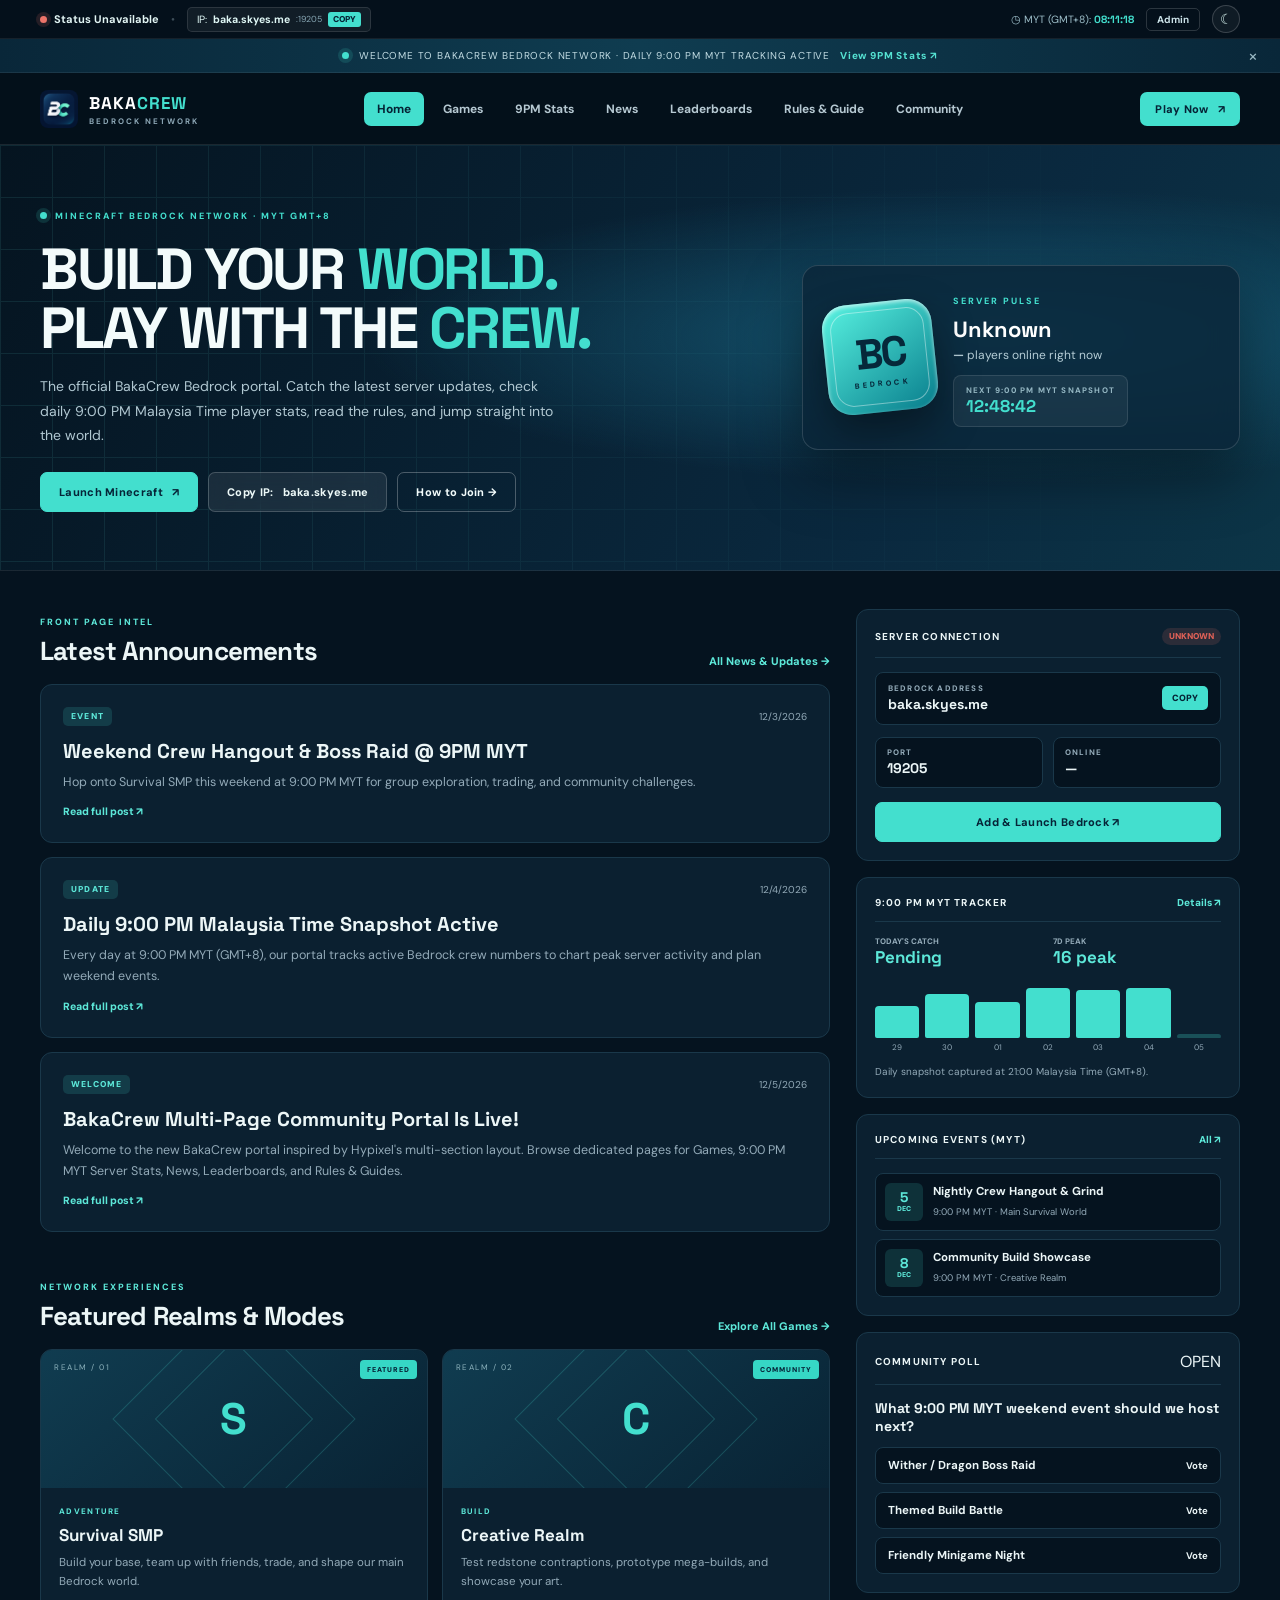
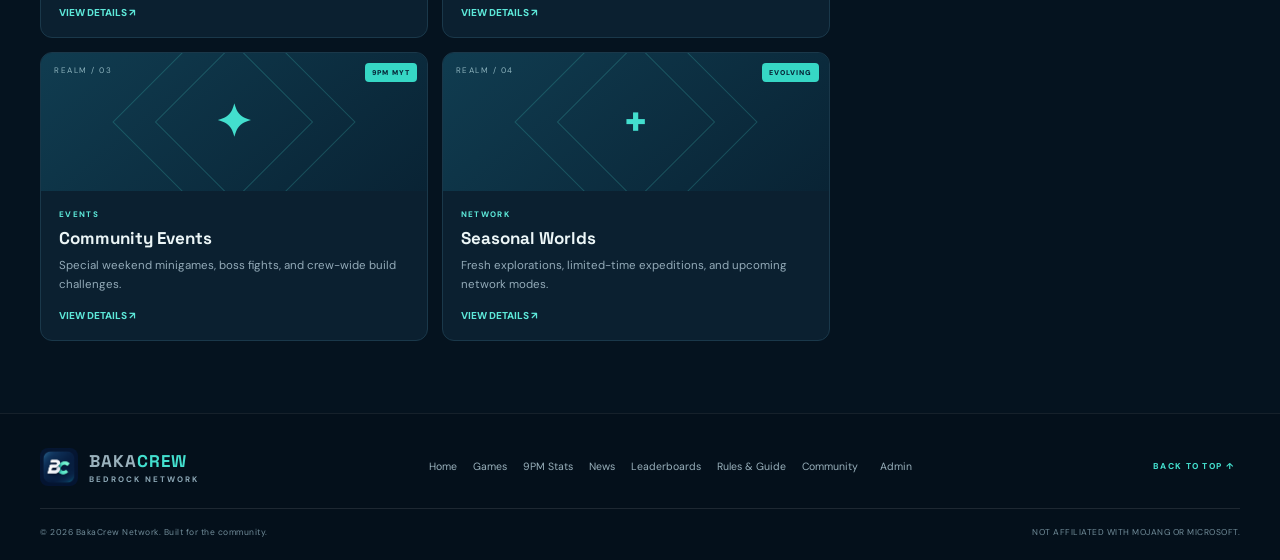
<file: index.html>
<!doctype html>
<html lang="en" data-theme="dark">
<head>
  <meta charset="utf-8">
  <meta name="viewport" content="width=device-width, initial-scale=1">
  <meta name="theme-color" content="#061522">
  <meta name="description" content="BakaCrew Bedrock Network — multi-page Minecraft Bedrock community portal, live server stats, 9PM MYT tracker, rules, news & leaderboards.">
  <title>BakaCrew Network | Home</title>
  <link rel="icon" href="./bakacrew-logo.png">
  <link rel="stylesheet" href="styles.css">
</head>
<body>
  <!-- Top Utility Bar (Hypixel-style) -->
  <div class="utility-bar">
    <div class="wrap utility-inner">
      <div class="utility-left">
        <span class="utility-pill">
          <span class="live-dot" id="topLiveDot"></span>
          <span id="topStatusText">Checking server…</span>
        </span>
        <span class="utility-sep">•</span>
        <button class="utility-ip" data-copy="address" title="Click to copy Bedrock IP">
          IP: <strong id="topIpText">baka.skyes.me</strong> <small>:19205</small> <span>COPY</span>
        </button>
      </div>
      <div class="utility-right">
        <span class="utility-myt">◷ MYT (GMT+8): <strong id="topMytClock">--:--:--</strong></span>
        <button class="utility-btn" id="adminTopBtn">Admin</button>
        <button class="theme-toggle" id="themeToggle" aria-label="Toggle theme" title="Switch light/dark theme">☾</button>
      </div>
    </div>
  </div>

  <!-- Announcement Strip -->
  <div class="announcement" id="announcement">
    <span class="announce-dot"></span>
    <span id="announcementText">WELCOME TO BAKACREW BEDROCK NETWORK · DAILY 9:00 PM MYT TRACKING ACTIVE</span>
    <a href="#/telemetry" data-page="telemetry">View 9PM Stats <b>↗</b></a>
    <button id="dismissAnnouncement" aria-label="Dismiss announcement">×</button>
  </div>

  <!-- Main Navigation Header -->
  <header class="site-header">
    <div class="wrap header-inner">
      <a class="brand" href="#/home" data-page="home">
        <img src="./bakacrew-logo.png" onerror="this.style.display='none'" alt="BakaCrew logo">
        <span>BAKA<span>CREW</span><small>BEDROCK NETWORK</small></span>
      </a>

      <nav class="desktop-nav" aria-label="Main pages">
        <a href="#/home" data-page="home" class="active">Home</a>
        <a href="#/games" data-page="games">Games</a>
        <a href="#/telemetry" data-page="telemetry">9PM Stats</a>
        <a href="#/news" data-page="news">News</a>
        <a href="#/leaderboards" data-page="leaderboards">Leaderboards</a>
        <a href="#/wiki" data-page="wiki">Rules &amp; Guide</a>
        <a href="#/community" data-page="community">Community</a>
      </nav>

      <div class="header-actions">
        <a class="header-play" id="headerLaunchBtn" href="minecraft://?addExternalServer=BakaCrew|baka.skyes.me:19205">
          Play Now <b>↗</b>
        </a>
        <button class="menu-toggle" id="menuToggle" aria-label="Open menu">☰</button>
      </div>
    </div>
  </header>

  <!-- Mobile Dropdown Menu -->
  <div class="mobile-menu hidden" id="mobileMenu">
    <a href="#/home" data-page="home">Home</a>
    <a href="#/games" data-page="games">Games &amp; Realms</a>
    <a href="#/telemetry" data-page="telemetry">9PM MYT Server Stats</a>
    <a href="#/news" data-page="news">News &amp; Announcements</a>
    <a href="#/leaderboards" data-page="leaderboards">Leaderboards</a>
    <a href="#/wiki" data-page="wiki">Rules &amp; Player Guide</a>
    <a href="#/community" data-page="community">Community &amp; Events</a>
    <button id="mobileAdmin">Admin Access</button>
  </div>

  <!-- Breadcrumb Bar (visible on sub-pages) -->
  <div class="breadcrumb-bar hidden" id="breadcrumbBar">
    <div class="wrap breadcrumb-inner">
      <div class="breadcrumb-trail">
        <a href="#/home" data-page="home">Home</a>
        <span>/</span>
        <strong id="breadcrumbCurrent">Page</strong>
      </div>
      <span class="breadcrumb-meta">BakaCrew Bedrock · Port 19205</span>
    </div>
  </div>

  <main id="appMain">
    <!-- ==================== PAGE 1: HOME ==================== -->
    <section class="page-view" id="view-home" data-view="home">
      <div class="hero-banner">
        <div class="hero-bg-grid"></div>
        <div class="wrap hero-grid">
          <div class="hero-copy">
            <div class="eyebrow"><span class="live-dot"></span> MINECRAFT BEDROCK NETWORK · MYT GMT+8</div>
            <h1>BUILD YOUR <em>WORLD.</em><br>PLAY WITH THE <em>CREW.</em></h1>
            <p class="hero-lead">
              The official BakaCrew Bedrock portal. Catch the latest server updates, check daily 9:00 PM Malaysia Time player stats, read the rules, and jump straight into the world.
            </p>
            <div class="hero-ctas">
              <a class="button button-primary" id="heroLaunchBtn" href="minecraft://?addExternalServer=BakaCrew|baka.skyes.me:19205">
                Launch Minecraft <span>↗</span>
              </a>
              <button class="button button-glass" data-copy="address">
                Copy IP: <span id="heroCopyAddr">baka.skyes.me</span>
              </button>
              <a class="button button-outline" href="#/wiki" data-page="wiki">How to Join →</a>
            </div>
          </div>

          <div class="hero-status-card" id="heroVisual">
            <div class="emblem-row">
              <div class="pixel-emblem" id="pixelEmblem">
                <div class="emblem-top"></div>
                <strong>BC</strong>
                <small>BEDROCK</small>
              </div>
              <div class="hero-card-stats">
                <span class="eyebrow">SERVER PULSE</span>
                <h3 id="homeStatusBadge">Checking…</h3>
                <p><strong id="homePlayersCount">—</strong> players online right now</p>
                <div class="countdown-box">
                  <small>NEXT 9:00 PM MYT SNAPSHOT</small>
                  <b id="homeCountdown">--:--:--</b>
                </div>
              </div>
            </div>
          </div>
        </div>
      </div>

      <!-- Hypixel-style 2-Column Home Layout: Main News Feed + Sidebar -->
      <div class="wrap portal-layout">
        <div class="portal-main">
          <div class="portal-block-head">
            <div>
              <span class="eyebrow">FRONT PAGE INTEL</span>
              <h2>Latest Announcements</h2>
            </div>
            <a class="text-link" href="#/news" data-page="news">All News &amp; Updates →</a>
          </div>
          <div class="home-news-feed" id="homeNewsFeed"></div>

          <div class="portal-block-head" style="margin-top:42px;">
            <div>
              <span class="eyebrow">NETWORK EXPERIENCES</span>
              <h2>Featured Realms &amp; Modes</h2>
            </div>
            <a class="text-link" href="#/games" data-page="games">Explore All Games →</a>
          </div>
          <div class="game-grid two-col" id="homeGamesPreview"></div>
        </div>

        <aside class="portal-sidebar">
          <div class="side-widget connect-widget">
            <div class="widget-head">
              <strong>SERVER CONNECTION</strong>
              <span class="status-tag" id="sideStatusTag">CHECKING</span>
            </div>
            <div class="side-ip-box">
              <div>
                <small>BEDROCK ADDRESS</small>
                <strong id="sideAddress">baka.skyes.me</strong>
              </div>
              <button data-copy="address">COPY</button>
            </div>
            <div class="side-ip-row">
              <div>
                <small>PORT</small>
                <strong id="sidePort">19205</strong>
              </div>
              <div>
                <small>ONLINE</small>
                <strong id="sidePlayers">—</strong>
              </div>
            </div>
            <a class="button button-primary full-btn" id="sideLaunchBtn" href="minecraft://?addExternalServer=BakaCrew|baka.skyes.me:19205">
              Add &amp; Launch Bedrock ↗
            </a>
          </div>

          <div class="side-widget">
            <div class="widget-head">
              <strong>9:00 PM MYT TRACKER</strong>
              <a href="#/telemetry" data-page="telemetry">Details ↗</a>
            </div>
            <div class="mini-stat-pair">
              <div>
                <small>TODAY'S CATCH</small>
                <b id="sideTodayCatch">—</b>
              </div>
              <div>
                <small>7D PEAK</small>
                <b id="sidePeak7d">—</b>
              </div>
            </div>
            <div class="mini-bars" id="sideMiniBars"></div>
            <p class="widget-note">Daily snapshot captured at 21:00 Malaysia Time (GMT+8).</p>
          </div>

          <div class="side-widget">
            <div class="widget-head">
              <strong>UPCOMING EVENTS (MYT)</strong>
              <a href="#/community" data-page="community">All ↗</a>
            </div>
            <div class="side-events-list" id="sideEventsList"></div>
          </div>

          <div class="side-widget" id="homePollWidget"></div>
        </aside>
      </div>
    </section>

    <!-- ==================== PAGE 2: GAMES ==================== -->
    <section class="page-view hidden" id="view-games" data-view="games">
      <div class="page-banner">
        <div class="wrap">
          <span class="eyebrow">BAKACREW NETWORK / GAMES</span>
          <h1>Explore Games &amp; <em>Realms.</em></h1>
          <p>Browse all experiences on BakaCrew Bedrock. Click any card for rules, features, and tips.</p>
        </div>
      </div>

      <div class="wrap page-body">
        <div class="toolbar">
          <input class="search-input" id="gameSearch" type="search" placeholder="Search games, survival, creative…">
          <div class="filter-group" id="gameFilters">
            <button class="filter-chip active" data-gcat="ALL">All</button>
            <button class="filter-chip" data-gcat="ADVENTURE">Survival</button>
            <button class="filter-chip" data-gcat="BUILD">Creative</button>
            <button class="filter-chip" data-gcat="EVENTS">Events</button>
            <button class="filter-chip" data-gcat="NETWORK">Network</button>
          </div>
        </div>
        <div class="game-grid" id="gamesGrid"></div>
      </div>
    </section>

    <!-- ==================== PAGE 3: 9PM STATS & SERVER STATUS ==================== -->
    <section class="page-view hidden" id="view-telemetry" data-view="telemetry">
      <div class="page-banner">
        <div class="wrap">
          <span class="eyebrow">DAILY 9:00 PM GMT+8 (MALAYSIA TIME) TELEMETRY</span>
          <h1>Server <em>Statistics</em> &amp; Live Status.</h1>
          <p>Tracking daily player joins captured every day at 9:00 PM MYT alongside live Bedrock query telemetry.</p>
        </div>
      </div>

      <div class="wrap page-body">
        <div class="telemetry-top-bar">
          <div class="range-pills" role="group" aria-label="Chart range">
            <button class="range-pill active" data-range="7">7 Days</button>
            <button class="range-pill" data-range="14">14 Days</button>
            <button class="range-pill" data-range="30">30 Days</button>
          </div>
          <div class="telemetry-actions">
            <button class="button button-outline-dark" id="manualRefreshBtn">↻ Refresh Live Query</button>
            <button class="button button-primary" id="captureNowBtn">◎ Sync Today's Snapshot</button>
          </div>
        </div>

        <div class="telemetry-kpis">
          <div class="kpi-card">
            <small>TODAY'S 9PM MYT CATCH</small>
            <b id="statTodayCatch">—</b>
            <span id="statTodayMeta">Waiting for 9:00 PM MYT</span>
          </div>
          <div class="kpi-card">
            <small>AVERAGE @ 9PM MYT</small>
            <b id="statAvgPlayers">—</b>
            <span id="statAvgMeta">Selected period</span>
          </div>
          <div class="kpi-card">
            <small>PEAK RECORDED (9PM)</small>
            <b id="statPeakPlayers">—</b>
            <span id="statPeakDate">—</span>
          </div>
          <div class="kpi-card accent-card">
            <small>NEXT 9:00 PM MYT CAPTURE</small>
            <b id="statNextCountdown">--h --m --s</b>
            <span id="statCaptureNote">Live MYT: <strong id="mytClock">--:--:--</strong> (<span id="mytDateLabel">--</span>)</span>
          </div>
        </div>

        <div class="telemetry-board">
          <div class="chart-card">
            <div class="chart-header">
              <div>
                <strong>DAILY PLAYER ATTENDANCE · 9:00 PM MYT</strong>
                <small>Hover any data point to view exact 9:00 PM Malaysia Time player count</small>
              </div>
              <div class="chart-legend">
                <span><i class="legend-dot captured"></i> 9PM MYT Catch</span>
                <span><i class="legend-dot pending"></i> Pre-9PM / Live</span>
              </div>
            </div>
            <div class="chart-stage">
              <svg id="telemetryChart" viewBox="0 0 760 270" preserveAspectRatio="none" aria-label="Daily 9PM MYT player count chart"></svg>
              <div class="chart-tooltip hidden" id="chartTooltip"></div>
            </div>
          </div>

          <div class="snapshot-log-card">
            <div class="table-head">
              <strong>RECENT 9PM MYT LOGS</strong>
              <span>GMT+8</span>
            </div>
            <div class="snapshot-log-list" id="snapshotLogList"></div>
            <p class="data-note">Auto-records at 21:00 MYT while open. Admins can also log or export JSON backups.</p>
          </div>
        </div>

        <div class="server-panel">
          <div class="server-copy">
            <span class="eyebrow">BEDROCK CONNECTION DETAILS</span>
            <h2>Live Query &amp; Join Details</h2>
            <p>Use the address and port below in Minecraft Bedrock Edition, or click Launch directly.</p>
            <div class="server-status-line">
              <span class="status-indicator" id="statusIndicator"></span>
              <strong id="statusLabel">Checking server…</strong>
              <small id="statusUpdated">Auto refresh · 60 sec</small>
            </div>
            <p class="maintenance-note hidden" id="maintenanceNote"></p>
            <div class="server-cta-row">
              <a class="button button-primary" id="connectLaunchBtn" href="minecraft://?addExternalServer=BakaCrew|baka.skyes.me:19205">
                Add &amp; Launch in Minecraft ↗
              </a>
            </div>
          </div>

          <div class="server-connect">
            <div class="connect-title">
              <span>SERVER CONNECTION</span>
              <span class="connect-version" id="connectVersion">BEDROCK</span>
            </div>
            <div class="connect-field">
              <label>SERVER NAME</label>
              <div>
                <strong id="serverDisplayName">BakaCrew Network</strong>
                <button data-copy="name">COPY</button>
              </div>
            </div>
            <div class="connect-field">
              <label>SERVER ADDRESS / IP</label>
              <div>
                <strong id="serverAddress">baka.skyes.me</strong>
                <button data-copy="address">COPY</button>
              </div>
            </div>
            <div class="connect-row">
              <div class="connect-field">
                <label>BEDROCK PORT</label>
                <div>
                  <strong id="serverPort">19205</strong>
                  <button data-copy="port">COPY</button>
                </div>
              </div>
              <div class="connect-field">
                <label>PLAYERS ONLINE</label>
                <div>
                  <strong id="serverPlayers">—</strong>
                </div>
              </div>
            </div>
            <div class="connect-footer">
              <span id="serverMessage">Connecting to status provider…</span>
              <span>MC BEDROCK</span>
            </div>
          </div>
        </div>
      </div>
    </section>

    <!-- ==================== PAGE 4: NEWS ==================== -->
    <section class="page-view hidden" id="view-news" data-view="news">
      <div class="page-banner">
        <div class="wrap">
          <span class="eyebrow">PATCH NOTES &amp; ANNOUNCEMENTS</span>
          <h1>Latest <em>Intel</em> &amp; Updates.</h1>
          <p>Stay up to date with BakaCrew server changes, community events, and maintenance notices.</p>
        </div>
      </div>

      <div class="wrap page-body">
        <div class="toolbar">
          <input class="search-input" id="newsSearch" type="search" placeholder="Search news articles…">
          <div class="filter-group" id="newsFilters">
            <button class="filter-chip active" data-cat="ALL">All</button>
            <button class="filter-chip" data-cat="WELCOME">Welcome</button>
            <button class="filter-chip" data-cat="UPDATE">Updates</button>
            <button class="filter-chip" data-cat="EVENT">Events</button>
          </div>
        </div>
        <div id="newsFeatured"></div>
        <div class="news-grid" id="newsGrid"></div>
      </div>
    </section>

    <!-- ==================== PAGE 5: LEADERBOARDS ==================== -->
    <section class="page-view hidden" id="view-leaderboards" data-view="leaderboards">
      <div class="page-banner">
        <div class="wrap">
          <span class="eyebrow">COMMUNITY SPOTLIGHT</span>
          <h1>Crew <em>Leaderboards</em> &amp; MVPs.</h1>
          <p>Celebrating top builders, active 9PM MYT regulars, and standout BakaCrew members.</p>
        </div>
      </div>

      <div class="wrap page-body">
        <div class="leader-layout">
          <div class="leader-feature">
            <span class="feature-kicker">✦ COMMUNITY MVP</span>
            <div class="mvp-avatar" id="mvpAvatar">BC</div>
            <div class="mvp-label">FEATURED PLAYER</div>
            <h3 id="mvpName">BakaCrew Player</h3>
            <p id="mvpDescription">A community highlight. Player rankings can be updated by an admin.</p>
            <span class="mvp-rank">#01 <small>FEATURED</small></span>
          </div>

          <div class="leader-table-wrap">
            <div class="table-head">
              <strong>COMMUNITY RANKINGS</strong>
              <input class="mini-search" id="leaderSearch" type="search" placeholder="Filter player…">
            </div>
            <div class="leader-table" id="leaderRows"></div>
            <p class="data-note">Curated community showcase · Updated by BakaCrew staff.</p>
          </div>
        </div>
      </div>
    </section>

    <!-- ==================== PAGE 6: RULES & PLAYER GUIDE ==================== -->
    <section class="page-view hidden" id="view-wiki" data-view="wiki">
      <div class="page-banner">
        <div class="wrap">
          <span class="eyebrow">KNOWLEDGE BASE &amp; POLICIES</span>
          <h1>Rules &amp; <em>Player Guide.</em></h1>
          <p>Everything you need to start playing smoothly and stay respectful in BakaCrew.</p>
        </div>
      </div>

      <div class="wrap page-body wiki-layout">
        <aside class="wiki-sidebar" role="tablist">
          <button class="wiki-tab active" data-wiki="rules">01 · Server Rules</button>
          <button class="wiki-tab" data-wiki="commands">02 · Bedrock Commands</button>
          <button class="wiki-tab" data-wiki="join">03 · How to Join</button>
          <button class="wiki-tab" data-wiki="faq">04 · FAQ</button>
          <button class="wiki-tab" data-wiki="staff">05 · Staff &amp; Support</button>
        </aside>
        <div class="wiki-panel" id="wikiContent"></div>
      </div>
    </section>

    <!-- ==================== PAGE 7: COMMUNITY & EVENTS ==================== -->
    <section class="page-view hidden" id="view-community" data-view="community">
      <div class="page-banner">
        <div class="wrap">
          <span class="eyebrow">BAKACREW SOCIAL HUB</span>
          <h1>Community, <em>Events</em> &amp; Polls.</h1>
          <p>Join our social channels, check upcoming 9PM MYT sessions, and vote in community polls.</p>
        </div>
      </div>

      <div class="wrap page-body">
        <div class="community-card">
          <div class="community-art">
            <div class="community-orbit"></div>
            <div class="community-cube">BC</div>
          </div>
          <div class="community-copy">
            <span class="eyebrow">CONNECT WITH THE CREW</span>
            <h2>Good worlds are<br>built <em>together.</em></h2>
            <p>Meet fellow Bedrock players, share screenshots, propose ideas, report bugs, and hang out before the 9PM Malaysia Time rush.</p>
            <div class="community-links" id="communityLinks"></div>
          </div>
        </div>

        <div class="community-split">
          <div class="event-box">
            <div class="portal-block-head">
              <div>
                <span class="eyebrow">CALENDAR · MYT (GMT+8)</span>
                <h2>Upcoming Events</h2>
              </div>
            </div>
            <div class="event-list" id="eventList"></div>
          </div>

          <div class="poll-box" id="communityPollWidget"></div>
        </div>
      </div>
    </section>
  </main>

  <!-- Global Footer -->
  <footer class="site-footer">
    <div class="wrap footer-main">
      <a class="brand footer-brand" href="#/home" data-page="home">
        <img src="./bakacrew-logo.png" onerror="this.style.display='none'" alt="">
        <span>BAKA<span>CREW</span><small>BEDROCK NETWORK</small></span>
      </a>
      <div class="footer-nav">
        <a href="#/home" data-page="home">Home</a>
        <a href="#/games" data-page="games">Games</a>
        <a href="#/telemetry" data-page="telemetry">9PM Stats</a>
        <a href="#/news" data-page="news">News</a>
        <a href="#/leaderboards" data-page="leaderboards">Leaderboards</a>
        <a href="#/wiki" data-page="wiki">Rules &amp; Guide</a>
        <a href="#/community" data-page="community">Community</a>
        <button id="adminOpen">Admin</button>
      </div>
      <button class="back-top" id="backTopBtn">BACK TO TOP ↑</button>
    </div>
    <div class="wrap footer-bottom">
      <span>© <span id="year"></span> BakaCrew Network. Built for the community.</span>
      <span>NOT AFFILIATED WITH MOJANG OR MICROSOFT.</span>
    </div>
  </footer>

  <!-- Mobile Bottom Dock -->
  <div class="mobile-dock">
    <a href="#/home" data-page="home">⌂<small>Home</small></a>
    <a href="#/games" data-page="games">◈<small>Games</small></a>
    <a href="#/telemetry" data-page="telemetry" class="dock-play">▤<small>9PM Stats</small></a>
    <a href="#/news" data-page="news">✦<small>News</small></a>
    <a href="#/wiki" data-page="wiki">◎<small>Guide</small></a>
  </div>

  <!-- Experience / News Detail Modal -->
  <div class="modal hidden" id="detailModal">
    <div class="modal-card detail-card">
      <button class="modal-close" data-close-detail>×</button>
      <span class="eyebrow" id="detailKicker">EXPERIENCE</span>
      <h2 id="detailTitle">Title</h2>
      <div class="detail-meta" id="detailMeta"></div>
      <p id="detailBody"></p>
      <ul class="detail-highlights hidden" id="detailHighlights"></ul>
      <div class="detail-actions">
        <a class="button button-primary" id="detailActionBtn" href="minecraft://?addExternalServer=BakaCrew|baka.skyes.me:19205">Launch Minecraft ↗</a>
        <button class="button button-outline-dark" data-close-detail>Close</button>
      </div>
    </div>
  </div>

  <!-- Admin Modal -->
  <div class="modal hidden" id="adminModal">
    <div class="modal-card login-card" id="loginPanel">
      <button class="modal-close" data-close>×</button>
      <span class="eyebrow">BAKACREW CONTROL</span>
      <h2>Admin access</h2>
      <p>Enter your PIN to manage portal content and 9PM MYT telemetry on this device.</p>
      <form id="loginForm">
        <input id="pinInput" type="password" inputmode="numeric" maxlength="12" placeholder="Admin PIN" required>
        <button class="button button-primary">Unlock dashboard ↗</button>
        <small class="error" id="loginError"></small>
      </form>
    </div>

    <div class="modal-card dashboard hidden" id="dashboardPanel">
      <div class="dash-title">
        <div>
          <span class="eyebrow">NETWORK CONTROL</span>
          <h2>Portal manager</h2>
        </div>
        <button class="modal-close" data-close>×</button>
      </div>

      <div class="dash-tabs">
        <button class="tab active" data-tab="general">General</button>
        <button class="tab" data-tab="telemetryTab">9PM Stats</button>
        <button class="tab" data-tab="gamesTab">Games</button>
        <button class="tab" data-tab="playersTab">Players</button>
        <button class="tab" data-tab="newsTab">News</button>
        <button class="tab" data-tab="eventsTab">Events</button>
        <button class="tab" data-tab="linksTab">Links</button>
        <button class="tab" data-tab="backupTab">Backup</button>
      </div>

      <div class="tab-pane" id="general">
        <form id="settingsForm" class="admin-form">
          <label>Server address<input id="editAddress" required></label>
          <label>Bedrock port<input id="editPort" type="number" min="1" max="65535" required></label>
          <label>Announcement bar<input id="editAnnouncement"></label>
          <label>Server name<input id="editName"></label>
          <label class="check"><input id="editMaintenance" type="checkbox"> Show maintenance notice</label>
          <label>Maintenance message<input id="editMaintenanceText"></label>
          <button class="button button-primary">Save settings</button>
        </form>
      </div>

      <div class="tab-pane hidden" id="telemetryTab">
        <form id="telemetryForm" class="admin-form">
          <label>Date (MYT YYYY-MM-DD)<input id="teleDate" type="date" required></label>
          <label>Players at 9:00 PM MYT<input id="telePlayers" type="number" min="0" max="9999" required></label>
          <label>Note / peak context<input id="teleNote" placeholder="e.g. Weekend build session"></label>
          <div class="inline-actions">
            <button class="button button-primary" type="submit">Save 9PM MYT Record</button>
            <button class="button button-outline-dark" type="button" id="adminLiveCaptureBtn">Capture Live Now</button>
          </div>
        </form>
        <div id="manageTelemetry" class="manage-list"></div>
      </div>

      <div class="tab-pane hidden" id="gamesTab">
        <form id="gameForm" class="admin-form">
          <label>Game / experience name<input id="gameName" required></label>
          <label>Short description<input id="gameDescription" required></label>
          <label>Category<input id="gameCategory" placeholder="ADVENTURE / BUILD / EVENTS / NETWORK"></label>
          <label>Badge<input id="gameBadge" placeholder="FEATURED / NEW / 9PM MYT"></label>
          <label>Highlights (comma separated)<input id="gameHighlights" placeholder="Land Claims, Player Shops, Cross-Play"></label>
          <button class="button button-primary">Add experience</button>
        </form>
        <div id="manageGames" class="manage-list"></div>
      </div>

      <div class="tab-pane hidden" id="playersTab">
        <form id="playerForm" class="admin-form">
          <label>Player name<input id="playerName" required></label>
          <label>Highlight / role<input id="playerRole" placeholder="Builder / Community MVP"></label>
          <label>Score / label<input id="playerScore" placeholder="Top Builder"></label>
          <button class="button button-primary">Add player highlight</button>
        </form>
        <div id="managePlayers" class="manage-list"></div>
        <p class="admin-hint">These are curated community highlights, not automatically fetched Minecraft statistics.</p>
      </div>

      <div class="tab-pane hidden" id="newsTab">
        <form id="newsForm" class="admin-form">
          <label>News title<input id="newsTitle" required></label>
          <label>Category<input id="newsCategory" placeholder="UPDATE / EVENT / WELCOME"></label>
          <label>Summary<textarea id="newsBody" rows="3" required></textarea></label>
          <button class="button button-primary">Publish news</button>
        </form>
        <div id="manageNews" class="manage-list"></div>
      </div>

      <div class="tab-pane hidden" id="eventsTab">
        <form id="eventForm" class="admin-form">
          <label>Event name<input id="eventTitle" required></label>
          <label>Date<input id="eventDate" type="date" required></label>
          <label>Details<input id="eventDetails" placeholder="9:00 PM MYT · Event description"></label>
          <button class="button button-primary">Add event</button>
        </form>
        <div id="manageEvents" class="manage-list"></div>
      </div>

      <div class="tab-pane hidden" id="linksTab">
        <form id="linksForm" class="admin-form">
          <label>Discord / community URL<input id="linkDiscord" type="url" placeholder="https://discord.gg/..."></label>
          <label>Store URL<input id="linkStore" type="url" placeholder="https://..."></label>
          <label>Rules URL<input id="linkRules" type="url" placeholder="https://..."></label>
          <label>Support URL<input id="linkSupport" type="url" placeholder="https://..."></label>
          <button class="button button-primary">Save links</button>
        </form>
      </div>

      <div class="tab-pane hidden" id="backupTab">
        <h3>Content &amp; Telemetry Backup</h3>
        <p class="admin-hint">Export your portal content and 9PM MYT statistics as JSON, or restore a previous backup.</p>
        <button class="button button-primary" id="exportBtn">Export JSON backup ↓</button>
        <label class="import-label">Import JSON backup ↑<input id="importFile" type="file" accept=".json,application/json" hidden></label>
      </div>

      <div class="dash-footer">
        <span id="saveStatus">Saved locally in this browser</span>
        <button id="logoutBtn">Log out</button>
      </div>
    </div>
  </div>

  <div class="toast" id="toast" role="status"></div>
  <script src="app.js"></script>
</body>
</html>
</file>
<file: styles.css>
@import url('https://fonts.googleapis.com/css2?family=DM+Sans:wght@400;500;600;700;800&family=Space+Grotesk:wght@400;500;600;700&display=swap');

:root {
  --bg: #f1f5f7;
  --surface: #ffffff;
  --surface2: #e6eef2;
  --ink: #0f2536;
  --muted: #647988;
  --line: #d9e3e8;
  --navy: #071a2b;
  --navy2: #0d2b40;
  --teal: #35d6c4;
  --teal-dark: #077e77;
  --shadow: 0 18px 50px rgba(6, 30, 47, 0.08);
  color-scheme: light;
}

[data-theme=dark] {
  --bg: #05131f;
  --surface: #0b2030;
  --surface2: #102a3d;
  --ink: #ecf6f7;
  --muted: #93aab8;
  --line: #1a384a;
  --navy: #04101b;
  --navy2: #0b2436;
  --teal: #43dfce;
  --teal-dark: #5de8d9;
  --shadow: 0 22px 60px rgba(0, 0, 0, 0.34);
  color-scheme: dark;
}

* { box-sizing: border-box; }
html { scroll-behavior: smooth; }
body {
  margin: 0;
  background: var(--bg);
  color: var(--ink);
  font-family: 'DM Sans', sans-serif;
  transition: background .25s ease, color .25s ease;
  overflow-x: hidden;
  min-height: 100vh;
  display: flex;
  flex-direction: column;
}
main { flex: 1; }
a { color: inherit; text-decoration: none; }
button, input, textarea { font: inherit; }
button { cursor: pointer; }
.hidden { display: none !important; }
.wrap { width: min(1200px, calc(100% - 48px)); margin-inline: auto; }

/* Top Utility Bar (Hypixel-style) */
.utility-bar {
  background: #04101b;
  color: #a9c2ce;
  font-size: 11px;
  border-bottom: 1px solid #ffffff12;
}
.utility-inner {
  height: 38px;
  display: flex;
  align-items: center;
  justify-content: space-between;
  gap: 12px;
}
.utility-left, .utility-right { display: flex; align-items: center; gap: 12px; }
.utility-pill { display: inline-flex; align-items: center; gap: 7px; font-weight: 700; color: #e2f5f4; }
.utility-sep { opacity: .35; }
.utility-ip {
  display: inline-flex;
  align-items: center;
  gap: 6px;
  background: #ffffff0e;
  border: 1px solid #ffffff1d;
  color: #dff7f5;
  border-radius: 5px;
  padding: 4px 9px;
  font-size: 10.5px;
}
.utility-ip small { color: #87a6b3; }
.utility-ip span {
  background: var(--teal);
  color: #052234;
  padding: 2px 5px;
  border-radius: 3px;
  font-size: 8.5px;
  font-weight: 900;
}
.utility-myt { font-size: 10.5px; color: #9fc0cb; }
.utility-myt strong { color: var(--teal); font-family: 'Space Grotesk', sans-serif; }
.utility-btn {
  background: none;
  border: 1px solid #ffffff28;
  color: #cbe2e8;
  border-radius: 5px;
  padding: 4px 10px;
  font-size: 10px;
  font-weight: 700;
}
.utility-btn:hover { border-color: var(--teal); color: var(--teal); }
.theme-toggle {
  width: 28px;
  height: 28px;
  border-radius: 50%;
  border: 1px solid #ffffff2e;
  background: #ffffff0c;
  color: #d8f5f1;
  font-size: 14px;
  display: grid;
  place-items: center;
}

/* Announcement */
.announcement {
  height: 34px;
  background: linear-gradient(90deg, #092739, #0f3c50, #092739);
  color: #c2dce3;
  display: flex;
  align-items: center;
  justify-content: center;
  gap: 10px;
  font-size: 10px;
  letter-spacing: .8px;
  position: relative;
  padding: 0 42px;
  border-bottom: 1px solid #ffffff12;
}
.announcement a { color: #55e2d2; font-weight: 800; }
.announcement button { position: absolute; right: 16px; background: none; border: 0; color: #9bbac5; font-size: 18px; }

.announce-dot, .live-dot {
  width: 7px;
  height: 7px;
  background: #43dfce;
  border-radius: 50%;
  box-shadow: 0 0 0 4px #43dfce24;
  display: inline-block;
  flex-shrink: 0;
}
.live-dot.offline { background: #ed746a; box-shadow: 0 0 0 4px #ed746a24; }
.live-dot.online { animation: pulse 2s infinite; }
@keyframes pulse {
  0%, 100% { box-shadow: 0 0 0 3px #43dfce33; }
  50% { box-shadow: 0 0 0 7px #43dfce0a; }
}

/* Main Header */
.site-header {
  height: 72px;
  background: color-mix(in srgb, var(--navy) 94%, transparent);
  backdrop-filter: blur(16px);
  color: white;
  position: sticky;
  top: 0;
  z-index: 15;
  border-bottom: 1px solid #ffffff18;
}
.header-inner {
  height: 100%;
  display: flex;
  align-items: center;
  justify-content: space-between;
  gap: 18px;
}
.brand { display: flex; align-items: center; gap: 11px; font: 700 17px 'Space Grotesk'; letter-spacing: 1px; }
.brand img { width: 38px; height: 38px; object-fit: contain; border-radius: 8px; }
.brand span span { color: var(--teal); }
.brand small { display: block; font: 700 8px 'DM Sans'; letter-spacing: 2px; color: #8da8b6; margin-top: 2px; }

.desktop-nav { display: flex; gap: 6px; color: #b6c9d2; font-size: 12px; font-weight: 700; }
.desktop-nav a {
  padding: 9px 13px;
  border-radius: 7px;
  transition: color .2s, background .2s;
}
.desktop-nav a:hover { color: white; background: #ffffff0e; }
.desktop-nav a.active { color: #052234; background: var(--teal); }

.header-actions { display: flex; align-items: center; gap: 10px; }
.header-play, .button {
  display: inline-flex;
  align-items: center;
  justify-content: center;
  gap: 9px;
  padding: 12px 18px;
  border-radius: 7px;
  font-size: 11px;
  font-weight: 800;
  letter-spacing: .3px;
  transition: transform .18s, background .18s, border-color .18s;
}
.header-play { background: var(--teal); color: #062336; padding: 10px 15px; }
.button:hover, .header-play:hover { transform: translateY(-2px); }
.menu-toggle { display: none; background: none; color: white; border: 0; font-size: 23px; }
.mobile-menu {
  position: fixed;
  top: 74px;
  left: 12px;
  right: 12px;
  z-index: 25;
  background: var(--surface);
  color: var(--ink);
  border: 1px solid var(--line);
  box-shadow: var(--shadow);
  border-radius: 14px;
  padding: 10px;
  display: grid;
}
.mobile-menu a, .mobile-menu button {
  padding: 13px;
  border: 0;
  border-bottom: 1px solid var(--line);
  background: none;
  text-align: left;
  font-weight: 700;
  color: var(--ink);
}
.mobile-menu a.active { color: var(--teal-dark); }
.mobile-menu button:last-child { border-bottom: 0; color: var(--teal-dark); }

/* Breadcrumbs & Sub-Page Banners */
.breadcrumb-bar {
  background: var(--surface);
  border-bottom: 1px solid var(--line);
  font-size: 11px;
  color: var(--muted);
}
.breadcrumb-inner {
  height: 40px;
  display: flex;
  align-items: center;
  justify-content: space-between;
}
.breadcrumb-trail { display: flex; align-items: center; gap: 8px; }
.breadcrumb-trail a:hover { color: var(--teal-dark); }
.breadcrumb-trail strong { color: var(--ink); }
.breadcrumb-meta { font-size: 10px; font-weight: 700; }

.page-banner {
  background:
    radial-gradient(ellipse at 82% 30%, #15556e 0%, transparent 48%),
    linear-gradient(125deg, #051420, #0a2a40 75%, #0c3547);
  color: #f3fbfb;
  padding: 46px 0 42px;
  border-bottom: 1px solid #ffffff16;
}
.page-banner .eyebrow { color: var(--teal); }
.page-banner h1 { font: 700 clamp(30px, 4.2vw, 46px)/1.08 'Space Grotesk'; letter-spacing: -1.5px; margin: 12px 0 10px; }
.page-banner h1 em, .hero-copy h1 em { font-style: normal; color: var(--teal); }
.page-banner p { margin: 0; color: #a9c3cd; font-size: 13.5px; max-width: 600px; line-height: 1.7; }
.page-body { padding-top: 36px; padding-bottom: 72px; }

/* View Transition */
.page-view { animation: pageIn .22s ease-out; }
@keyframes pageIn {
  from { opacity: 0; transform: translateY(6px); }
  to { opacity: 1; transform: translateY(0); }
}

/* Home Hero Banner */
.hero-banner {
  background:
    radial-gradient(ellipse at 78% 45%, #155873 0%, transparent 45%),
    linear-gradient(120deg, #051420, #0a293f 72%, #0c3547);
  color: #f3fbfb;
  position: relative;
  overflow: hidden;
  padding: 58px 0;
  border-bottom: 1px solid #ffffff16;
}
.hero-bg-grid {
  position: absolute;
  inset: 0;
  opacity: .11;
  background-image: linear-gradient(#5fd6d0 1px, transparent 1px), linear-gradient(90deg, #5fd6d0 1px, transparent 1px);
  background-size: 52px 52px;
  mask-image: linear-gradient(90deg, black, transparent 92%);
}
.hero-grid {
  position: relative;
  z-index: 1;
  display: grid;
  grid-template-columns: 1.25fr .75fr;
  align-items: center;
  gap: 32px;
}
.eyebrow {
  font-size: 9px;
  letter-spacing: 2px;
  font-weight: 800;
  color: var(--teal-dark);
  display: inline-flex;
  align-items: center;
  gap: 8px;
  text-transform: uppercase;
}
.hero-banner .eyebrow { color: var(--teal); }
.hero-copy h1 { font: 700 clamp(38px, 4.8vw, 58px)/1.02 'Space Grotesk'; letter-spacing: -2.2px; margin: 16px 0; }
.hero-lead { max-width: 520px; color: #b1c8d2; font-size: 14px; line-height: 1.75; margin: 0; }
.hero-ctas { display: flex; flex-wrap: wrap; gap: 10px; margin-top: 24px; }

.button-primary { background: var(--teal); color: #062538; border: 1px solid var(--teal); }
.button-primary:hover, .header-play:hover { background: #8af7ea; border-color: #8af7ea; }
.button-glass { background: #ffffff14; color: #edf9f8; border: 1px solid #ffffff30; backdrop-filter: blur(10px); }
.button-glass:hover { border-color: var(--teal); }
.button-outline { border: 1px solid #ffffff45; color: #f2fbfb; background: transparent; }
.button-outline:hover { border-color: var(--teal); color: var(--teal); }
.button-outline-dark {
  border: 1px solid var(--line);
  background: var(--surface);
  color: var(--ink);
  padding: 10px 14px;
  border-radius: 7px;
  font-size: 11px;
  font-weight: 700;
}
.button-outline-dark:hover { border-color: var(--teal); color: var(--teal-dark); }
.full-btn { width: 100%; }

.hero-status-card {
  background: #0a2538cc;
  border: 1px solid #ffffff24;
  backdrop-filter: blur(14px);
  border-radius: 16px;
  padding: 22px;
  box-shadow: 0 25px 60px #0006;
  perspective: 800px;
}
.emblem-row { display: flex; align-items: center; gap: 18px; }
.pixel-emblem {
  width: 110px;
  height: 110px;
  flex-shrink: 0;
  transform: rotate(-6deg);
  border-radius: 24px;
  background: linear-gradient(145deg, #58f3e1, #087d8c);
  box-shadow: 0 18px 40px #0006, inset 0 2px 4px #ffffffaa;
  display: flex;
  flex-direction: column;
  align-items: center;
  justify-content: center;
  color: #06283a;
  position: relative;
  transition: transform .18s ease-out;
}
.pixel-emblem strong { font: 700 42px 'Space Grotesk'; letter-spacing: -3px; }
.pixel-emblem small { font-size: 7.5px; letter-spacing: 3px; font-weight: 800; }
.emblem-top { position: absolute; inset: 8px; border: 1px solid #ffffff65; border-radius: 18px; }
.hero-card-stats h3 { font: 700 22px 'Space Grotesk'; margin: 6px 0 4px; color: white; }
.hero-card-stats p { margin: 0; font-size: 12px; color: #b5cdd6; }
.countdown-box {
  margin-top: 12px;
  padding: 9px 12px;
  border-radius: 8px;
  background: #ffffff0e;
  border: 1px solid #ffffff1c;
}
.countdown-box small { display: block; font-size: 8px; letter-spacing: 1.2px; color: #95b7c3; font-weight: 800; }
.countdown-box b { font: 700 17px 'Space Grotesk'; color: var(--teal); }

/* Hypixel-style 2-Column Portal Layout */
.portal-layout {
  display: grid;
  grid-template-columns: 1.48fr .72fr;
  gap: 26px;
  padding-top: 38px;
  padding-bottom: 72px;
  align-items: start;
}
.portal-block-head {
  display: flex;
  justify-content: space-between;
  align-items: flex-end;
  gap: 12px;
  margin-bottom: 16px;
}
.portal-block-head h2 { font: 700 26px 'Space Grotesk'; letter-spacing: -.8px; margin: 4px 0 0; }
.text-link { color: var(--teal-dark); font-size: 11px; font-weight: 800; }

/* Home Frontpage News Feed */
.home-news-feed { display: grid; gap: 14px; }
.news-post-card {
  background: var(--surface);
  border: 1px solid var(--line);
  border-radius: 12px;
  padding: 22px;
  cursor: pointer;
  transition: transform .18s, border-color .18s, box-shadow .18s;
}
.news-post-card:hover { transform: translateY(-2px); border-color: var(--teal); box-shadow: var(--shadow); }
.news-post-meta { display: flex; justify-content: space-between; align-items: center; gap: 10px; font-size: 10px; color: var(--muted); }
.news-badge {
  background: color-mix(in srgb, var(--teal) 15%, transparent);
  color: var(--teal-dark);
  padding: 4px 8px;
  border-radius: 5px;
  font-size: 8.5px;
  font-weight: 900;
  letter-spacing: 1.2px;
}
.news-post-card h3 { font: 700 20px 'Space Grotesk'; margin: 12px 0 8px; }
.news-post-card p { margin: 0; font-size: 12.5px; line-height: 1.7; color: var(--muted); }
.read-more { display: inline-block; margin-top: 12px; font-size: 10.5px; font-weight: 800; color: var(--teal-dark); }

/* Sidebar Widgets */
.portal-sidebar { display: grid; gap: 16px; }
.side-widget {
  background: var(--surface);
  border: 1px solid var(--line);
  border-radius: 12px;
  padding: 18px;
}
.widget-head {
  display: flex;
  justify-content: space-between;
  align-items: center;
  padding-bottom: 12px;
  border-bottom: 1px solid var(--line);
  margin-bottom: 14px;
}
.widget-head strong { font-size: 10px; letter-spacing: 1.2px; }
.widget-head a { font-size: 10px; font-weight: 800; color: var(--teal-dark); }
.status-tag { font-size: 8.5px; font-weight: 900; padding: 3px 7px; border-radius: 99px; background: #e3ad5226; color: #e3ad52; }
.status-tag.online { background: #35d6a224; color: #24b786; }
.status-tag.offline { background: #ed746a24; color: #e06157; }

.side-ip-box {
  display: flex;
  justify-content: space-between;
  align-items: center;
  background: var(--bg);
  border: 1px solid var(--line);
  border-radius: 8px;
  padding: 10px 12px;
}
.side-ip-box small, .side-ip-row small { display: block; font-size: 8px; letter-spacing: 1.2px; color: var(--muted); font-weight: 800; }
.side-ip-box strong, .side-ip-row strong { font: 700 14px 'Space Grotesk'; }
.side-ip-box button {
  background: var(--teal);
  color: #052234;
  border: 0;
  border-radius: 5px;
  padding: 6px 10px;
  font-size: 9px;
  font-weight: 900;
}
.side-ip-row { display: grid; grid-template-columns: 1fr 1fr; gap: 10px; margin: 12px 0 14px; }
.side-ip-row > div { background: var(--bg); border: 1px solid var(--line); border-radius: 8px; padding: 9px 11px; }

.mini-stat-pair { display: grid; grid-template-columns: 1fr 1fr; gap: 10px; margin-bottom: 12px; }
.mini-stat-pair small { display: block; font-size: 8px; color: var(--muted); font-weight: 800; }
.mini-stat-pair b { font: 700 17px 'Space Grotesk'; color: var(--teal-dark); }
.mini-bars {
  height: 76px;
  display: grid;
  grid-template-columns: repeat(7, 1fr);
  gap: 6px;
  align-items: end;
  padding: 8px 0 4px;
}
.mini-bar-col { display: flex; flex-direction: column; align-items: center; gap: 4px; height: 100%; justify-content: flex-end; }
.mini-bar-fill { width: 100%; background: var(--teal); border-radius: 4px 4px 2px 2px; min-height: 4px; transition: height .25s; }
.mini-bar-col small { font-size: 8px; color: var(--muted); }
.widget-note { font-size: 10px; color: var(--muted); margin: 8px 0 0; line-height: 1.5; }

.side-events-list { display: grid; gap: 8px; }
.side-event-item {
  display: flex;
  gap: 10px;
  align-items: center;
  padding: 9px;
  border-radius: 8px;
  background: var(--bg);
  border: 1px solid var(--line);
}
.side-event-date {
  width: 38px;
  height: 38px;
  border-radius: 6px;
  background: color-mix(in srgb, var(--teal) 15%, transparent);
  color: var(--teal-dark);
  display: grid;
  place-content: center;
  text-align: center;
  flex-shrink: 0;
}
.side-event-date b { font: 700 14px 'Space Grotesk'; line-height: 1; }
.side-event-date small { font-size: 7px; font-weight: 900; }
.side-event-item strong { display: block; font-size: 11.5px; }
.side-event-item span { font-size: 9.5px; color: var(--muted); }

/* Poll Widget */
.poll-title { font: 700 14px 'Space Grotesk'; margin: 0 0 12px; }
.poll-options { display: grid; gap: 8px; }
.poll-opt {
  position: relative;
  overflow: hidden;
  border: 1px solid var(--line);
  background: var(--bg);
  color: var(--ink);
  border-radius: 8px;
  padding: 10px 12px;
  text-align: left;
  font-size: 11.5px;
  font-weight: 700;
  display: flex;
  justify-content: space-between;
  align-items: center;
}
.poll-opt:hover { border-color: var(--teal); }
.poll-opt.voted { border-color: var(--teal); }
.poll-bar {
  position: absolute;
  left: 0; top: 0; bottom: 0;
  background: color-mix(in srgb, var(--teal) 18%, transparent);
  z-index: 0;
  transition: width .3s ease;
}
.poll-opt span, .poll-opt small { position: relative; z-index: 1; }

/* Toolbars, Search & Filters */
.toolbar {
  display: flex;
  justify-content: space-between;
  align-items: center;
  gap: 12px;
  flex-wrap: wrap;
  margin-bottom: 22px;
}
.search-input {
  min-width: 260px;
  flex: 1;
  max-width: 380px;
  background: var(--surface);
  border: 1px solid var(--line);
  color: var(--ink);
  border-radius: 8px;
  padding: 10px 14px;
  font-size: 12px;
  outline: none;
}
.search-input:focus { border-color: var(--teal); }
.mini-search {
  background: var(--bg);
  border: 1px solid var(--line);
  color: var(--ink);
  border-radius: 6px;
  padding: 5px 10px;
  font-size: 11px;
  outline: none;
}
.filter-group { display: flex; gap: 6px; flex-wrap: wrap; }
.filter-chip {
  background: var(--surface);
  border: 1px solid var(--line);
  color: var(--muted);
  border-radius: 99px;
  padding: 7px 14px;
  font-size: 10.5px;
  font-weight: 800;
}
.filter-chip.active, .filter-chip:hover {
  border-color: var(--teal);
  color: var(--teal-dark);
  background: color-mix(in srgb, var(--teal) 10%, var(--surface));
}

/* Games Grid */
.game-grid { display: grid; grid-template-columns: repeat(4, 1fr); gap: 14px; }
.game-grid.two-col { grid-template-columns: repeat(2, 1fr); }
.game-card {
  background: var(--surface);
  border: 1px solid var(--line);
  border-radius: 12px;
  overflow: hidden;
  transition: transform .22s, box-shadow .22s, border-color .22s;
  cursor: pointer;
  display: flex;
  flex-direction: column;
}
.game-card:hover { transform: translateY(-4px); box-shadow: var(--shadow); border-color: var(--teal); }
.game-art {
  height: 138px;
  background: linear-gradient(140deg, #103c50, #092334);
  position: relative;
  display: grid;
  place-items: center;
  overflow: hidden;
}
.game-art::before, .game-art::after {
  content: "";
  position: absolute;
  width: 170px;
  height: 170px;
  border: 1px solid #4eddd036;
  transform: rotate(45deg);
}
.game-art::after { width: 110px; height: 110px; }
.game-symbol { font: 700 44px 'Space Grotesk'; color: var(--teal); z-index: 1; }
.game-number { position: absolute; left: 13px; top: 12px; color: #8db3bd; font-size: 8px; letter-spacing: 1.5px; }
.game-badge {
  position: absolute;
  right: 10px;
  top: 10px;
  background: #36d7c5;
  color: #062538;
  padding: 5px 7px;
  border-radius: 4px;
  font-size: 7px;
  font-weight: 900;
  letter-spacing: 1px;
}
.game-info { padding: 18px; display: flex; flex-direction: column; flex: 1; }
.game-info small { color: var(--teal-dark); font-size: 8px; letter-spacing: 1.3px; font-weight: 800; }
.game-info h3 { font: 700 17px 'Space Grotesk'; margin: 8px 0; }
.game-info p { font-size: 11.5px; line-height: 1.65; color: var(--muted); flex: 1; margin: 0; }
.game-link { display: inline-block; margin-top: 14px; color: var(--teal-dark); font-size: 10px; font-weight: 800; }

/* Telemetry Page */
.telemetry-top-bar { display: flex; justify-content: space-between; align-items: center; gap: 12px; flex-wrap: wrap; margin-bottom: 18px; }
.telemetry-actions { display: flex; gap: 8px; flex-wrap: wrap; }
.range-pills { display: inline-flex; background: var(--surface); border: 1px solid var(--line); border-radius: 8px; padding: 3px; }
.range-pill { border: 0; background: transparent; color: var(--muted); font-size: 10.5px; font-weight: 800; padding: 8px 13px; border-radius: 6px; }
.range-pill.active { background: var(--teal); color: #052234; }
.telemetry-kpis { display: grid; grid-template-columns: repeat(4, 1fr); gap: 12px; margin-bottom: 16px; }
.kpi-card {
  background: var(--surface);
  border: 1px solid var(--line);
  border-radius: 12px;
  padding: 18px 20px;
  display: flex;
  flex-direction: column;
  gap: 6px;
}
.kpi-card.accent-card { background: linear-gradient(145deg, #082438, #0f3f53); color: #f3fbfb; border-color: #1f5569; }
.kpi-card.accent-card small { color: #7eeadf; }
.kpi-card.accent-card span { color: #a7c5ce; }
.kpi-card small { font-size: 8.5px; font-weight: 800; letter-spacing: 1.3px; color: var(--muted); }
.kpi-card b { font: 700 24px 'Space Grotesk'; }
.kpi-card span { font-size: 10px; color: var(--muted); }

.telemetry-board { display: grid; grid-template-columns: 1.45fr .75fr; gap: 14px; margin-bottom: 26px; }
.chart-card, .snapshot-log-card { background: var(--surface); border: 1px solid var(--line); border-radius: 12px; padding: 20px; }
.chart-header { display: flex; justify-content: space-between; align-items: flex-start; gap: 12px; flex-wrap: wrap; margin-bottom: 14px; }
.chart-header strong { display: block; font-size: 10px; letter-spacing: 1.2px; }
.chart-header small { font-size: 10px; color: var(--muted); }
.chart-legend { display: flex; gap: 14px; font-size: 9.5px; color: var(--muted); font-weight: 700; }
.legend-dot { display: inline-block; width: 8px; height: 8px; border-radius: 50%; margin-right: 5px; }
.legend-dot.captured { background: var(--teal); }
.legend-dot.pending { background: #e3ad52; }
.chart-stage { position: relative; width: 100%; height: 270px; }
#telemetryChart { width: 100%; height: 100%; display: block; overflow: visible; }
.chart-tooltip {
  position: absolute;
  pointer-events: none;
  background: #061c2c;
  color: #f2fbfb;
  border: 1px solid #35d6c477;
  border-radius: 8px;
  padding: 9px 12px;
  font-size: 10px;
  box-shadow: 0 12px 30px #0006;
  z-index: 5;
  min-width: 140px;
  transform: translate(-50%, -110%);
}
.chart-tooltip strong { display: block; font: 700 13px 'Space Grotesk'; color: var(--teal); margin: 2px 0; }
.snapshot-log-list { display: grid; gap: 8px; margin-top: 12px; max-height: 225px; overflow-y: auto; padding-right: 4px; }
.snapshot-row {
  display: flex;
  justify-content: space-between;
  align-items: center;
  gap: 10px;
  padding: 10px 12px;
  background: var(--bg);
  border: 1px solid var(--line);
  border-radius: 8px;
  font-size: 11px;
}
.snapshot-row small { display: block; font-size: 9px; color: var(--muted); margin-top: 2px; }
.snapshot-count {
  font: 700 13px 'Space Grotesk';
  color: var(--teal-dark);
  background: color-mix(in srgb, var(--teal) 14%, transparent);
  padding: 5px 10px;
  border-radius: 99px;
}

/* Server Connect Panel inside Telemetry Page */
.server-panel {
  background: var(--navy);
  color: white;
  border-radius: 16px;
  padding: 34px;
  display: grid;
  grid-template-columns: .95fr 1.05fr;
  gap: 36px;
  align-items: center;
}
.server-panel .eyebrow { color: var(--teal); }
.server-copy h2 { font: 700 28px 'Space Grotesk'; margin: 10px 0; }
.server-copy > p { color: #9bb3bf; font-size: 12.5px; line-height: 1.7; }
.server-status-line { display: flex; align-items: center; gap: 9px; margin-top: 18px; flex-wrap: wrap; }
.status-indicator { width: 9px; height: 9px; background: #e3ad52; border-radius: 50%; box-shadow: 0 0 0 4px #e3ad5222; }
.status-indicator.online { background: #35d6a2; box-shadow: 0 0 0 4px #35d6a222; }
.status-indicator.offline { background: #ed746a; box-shadow: 0 0 0 4px #ed746a22; }
.server-status-line strong { font-size: 12px; }
.server-status-line small { color: #829fac; font-size: 10px; }
.maintenance-note { margin-top: 10px !important; color: #ffc5b8 !important; font-size: 12px; }
.server-cta-row { margin-top: 20px; }
.server-connect { background: #0d2a3e; border: 1px solid #ffffff23; border-radius: 14px; padding: 22px; }
.connect-title { display: flex; justify-content: space-between; color: #a3bdc8; font-size: 8.5px; letter-spacing: 1.5px; font-weight: 900; padding-bottom: 14px; border-bottom: 1px solid #ffffff20; }
.connect-version { color: var(--teal); }
.connect-field { padding: 13px 0; border-bottom: 1px solid #ffffff1a; }
.connect-field label { display: block; color: #85a3b1; font-size: 8px; letter-spacing: 1.5px; font-weight: 800; margin-bottom: 7px; }
.connect-field > div { display: flex; justify-content: space-between; align-items: center; gap: 8px; }
.connect-field strong { font: 700 17px 'Space Grotesk'; color: #f4fbfc; }
.connect-field button { border: 0; background: #d8faf4; color: #087b73; border-radius: 5px; padding: 7px 11px; font-size: 8.5px; font-weight: 900; }
.connect-row { display: grid; grid-template-columns: 1fr 1fr; gap: 18px; }
.connect-footer { display: flex; justify-content: space-between; gap: 10px; color: #89a6b3; font-size: 9px; padding-top: 13px; }

/* News Page */
.news-featured-card {
  background: linear-gradient(135deg, #082338, #0f3f53);
  color: white;
  border-radius: 14px;
  padding: 30px;
  margin-bottom: 18px;
  cursor: pointer;
  border: 1px solid #26647a;
}
.news-featured-card .news-badge { background: var(--teal); color: #052234; }
.news-featured-card h2 { font: 700 28px 'Space Grotesk'; margin: 12px 0 8px; }
.news-featured-card p { color: #bdd4dd; font-size: 13px; line-height: 1.75; max-width: 760px; margin: 0 0 14px; }
.news-featured-card time { font-size: 10px; color: #8cb2bf; }

.news-grid { display: grid; grid-template-columns: repeat(3, 1fr); gap: 14px; }
.news-card {
  background: var(--surface);
  border: 1px solid var(--line);
  border-radius: 12px;
  padding: 22px;
  min-height: 195px;
  cursor: pointer;
  transition: transform .18s, border-color .18s;
  display: flex;
  flex-direction: column;
}
.news-card:hover { transform: translateY(-3px); border-color: var(--teal); }
.news-card .category { color: var(--teal-dark); font-size: 8px; letter-spacing: 1.6px; font-weight: 900; }
.news-card h3 { font: 700 17px 'Space Grotesk'; margin: 12px 0 8px; }
.news-card p { font-size: 11.5px; color: var(--muted); line-height: 1.7; margin: 0; flex: 1; }
.news-card time { display: block; color: var(--muted); font-size: 9.5px; margin-top: 16px; }
.empty { border: 1px dashed var(--line); border-radius: 10px; padding: 24px; text-align: center; color: var(--muted); font-size: 11px; grid-column: 1 / -1; }

/* Leaderboards Page */
.leader-layout { display: grid; grid-template-columns: .82fr 1.18fr; gap: 16px; }
.leader-feature {
  background: linear-gradient(145deg, #082338, #10465a);
  color: white;
  border-radius: 14px;
  padding: 26px;
  position: relative;
  overflow: hidden;
  min-height: 290px;
}
.leader-feature::after { content: ""; position: absolute; width: 230px; height: 230px; border: 1px solid #47dbd044; border-radius: 50%; right: -80px; bottom: -100px; }
.feature-kicker { color: #51dfd0; font-size: 8px; letter-spacing: 1.5px; font-weight: 800; }
.mvp-avatar { width: 64px; height: 64px; border-radius: 17px; background: linear-gradient(135deg, #51e9d7, #147e90); display: grid; place-items: center; color: #06283b; font: 700 24px 'Space Grotesk'; margin-top: 24px; }
.mvp-label { font-size: 8px; color: #8eabb8; letter-spacing: 1.5px; margin-top: 16px; }
.leader-feature h3 { font: 700 22px 'Space Grotesk'; margin: 5px 0; }
.leader-feature p { font-size: 11.5px; color: #b5cdd6; line-height: 1.7; max-width: 280px; }
.mvp-rank { position: absolute; right: 25px; bottom: 24px; font: 700 22px 'Space Grotesk'; color: var(--teal); }
.mvp-rank small { display: block; font: 700 7px 'DM Sans'; letter-spacing: 1.4px; color: #9ab4bf; }
.leader-table-wrap { background: var(--surface); border: 1px solid var(--line); border-radius: 14px; padding: 22px; }
.table-head { display: flex; justify-content: space-between; align-items: center; gap: 8px; padding-bottom: 14px; border-bottom: 1px solid var(--line); }
.table-head strong { font-size: 9.5px; letter-spacing: 1.2px; }
.table-head span { font-size: 8.5px; color: var(--muted); letter-spacing: 1px; }
.leader-row { display: grid; grid-template-columns: 35px 1fr auto; align-items: center; gap: 12px; padding: 14px 0; border-bottom: 1px solid var(--line); }
.rank-number { font: 700 14px 'Space Grotesk'; color: var(--teal-dark); }
.player-mini { width: 34px; height: 34px; border-radius: 9px; background: var(--surface2); display: grid; place-items: center; font-size: 11px; font-weight: 800; }
.player-info { display: flex; align-items: center; gap: 10px; }
.player-info strong { font-size: 12.5px; }
.player-info small { display: block; font-size: 9.5px; color: var(--muted); margin-top: 2px; }
.player-score { font-size: 10px; color: var(--teal-dark); font-weight: 800; }
.data-note { font-size: 9.5px; color: var(--muted); margin: 13px 0 0; }

/* Wiki / Rules & Guide Page */
.wiki-layout { display: grid; grid-template-columns: 240px 1fr; gap: 20px; align-items: start; }
.wiki-sidebar {
  background: var(--surface);
  border: 1px solid var(--line);
  border-radius: 12px;
  padding: 10px;
  display: grid;
  gap: 6px;
}
.wiki-tab {
  background: transparent;
  border: 1px solid transparent;
  color: var(--muted);
  padding: 12px 14px;
  border-radius: 8px;
  font-size: 11.5px;
  font-weight: 800;
  text-align: left;
}
.wiki-tab.active, .wiki-tab:hover {
  border-color: var(--teal);
  color: var(--teal-dark);
  background: color-mix(in srgb, var(--teal) 10%, var(--surface));
}
.wiki-grid { display: grid; grid-template-columns: repeat(2, 1fr); gap: 13px; }
.wiki-card { background: var(--surface); border: 1px solid var(--line); border-radius: 11px; padding: 20px; }
.wiki-card b.step-num { font: 700 22px 'Space Grotesk'; color: var(--teal-dark); display: block; margin-bottom: 8px; }
.wiki-card h3 { font: 700 15px 'Space Grotesk'; margin: 0 0 8px; }
.wiki-card p { font-size: 11.5px; line-height: 1.7; color: var(--muted); margin: 0; }
.command-row {
  display: flex;
  justify-content: space-between;
  align-items: center;
  gap: 10px;
  background: var(--surface);
  border: 1px solid var(--line);
  border-radius: 10px;
  padding: 15px 18px;
}
.command-row code { font-family: ui-monospace, SFMono-Regular, Menlo, monospace; font-size: 12px; font-weight: 700; color: var(--teal-dark); }
.command-row p { margin: 4px 0 0; font-size: 11px; color: var(--muted); }
.command-copy { border: 1px solid var(--line); background: var(--bg); color: var(--ink); border-radius: 6px; padding: 7px 11px; font-size: 9px; font-weight: 800; }
.faq-list { display: grid; gap: 10px; }
.faq-item { background: var(--surface); border: 1px solid var(--line); border-radius: 10px; overflow: hidden; }
.faq-q { width: 100%; background: none; border: 0; color: var(--ink); padding: 16px 20px; display: flex; justify-content: space-between; align-items: center; font: 700 14px 'Space Grotesk'; text-align: left; }
.faq-a { padding: 0 20px 16px; font-size: 12px; line-height: 1.7; color: var(--muted); display: none; }
.faq-item.open .faq-a { display: block; }

/* Community Page */
.community-card {
  background: var(--surface);
  border: 1px solid var(--line);
  border-radius: 16px;
  display: grid;
  grid-template-columns: .9fr 1.1fr;
  overflow: hidden;
  min-height: 310px;
}
.community-art { background: radial-gradient(circle at 50% 50%, #17546a, #082235 70%); position: relative; display: grid; place-items: center; overflow: hidden; }
.community-orbit { position: absolute; width: 280px; height: 170px; border: 1px solid #50dccc66; border-radius: 50%; transform: rotate(-25deg); }
.community-cube { width: 120px; height: 120px; background: linear-gradient(145deg, #54e7d6, #117f91); border-radius: 26px; display: grid; place-items: center; color: #06283b; font: 700 44px 'Space Grotesk'; transform: rotate(-10deg); box-shadow: 0 20px 50px #0008; }
.community-copy { padding: 38px; align-self: center; }
.community-copy h2 { font: 700 32px/1.12 'Space Grotesk'; margin: 10px 0; }
.community-copy h2 em { font-style: normal; color: var(--teal); }
.community-copy p { color: var(--muted); font-size: 12.5px; line-height: 1.75; }
.community-links { display: flex; flex-wrap: wrap; gap: 8px; margin-top: 20px; }
.community-links a { padding: 10px 14px; border: 1px solid var(--line); border-radius: 6px; font-size: 10px; font-weight: 800; }
.community-links a:hover { border-color: var(--teal); color: var(--teal-dark); }

.community-split { display: grid; grid-template-columns: 1.25fr .75fr; gap: 20px; margin-top: 26px; align-items: start; }
.event-box, .poll-box { background: var(--surface); border: 1px solid var(--line); border-radius: 14px; padding: 22px; }
.event-list { display: grid; gap: 9px; }
.event-row { display: flex; align-items: center; gap: 15px; padding: 12px 14px; border: 1px solid var(--line); background: var(--bg); border-radius: 10px; }
.event-date { width: 46px; height: 46px; background: color-mix(in srgb, var(--teal) 16%, transparent); border-radius: 8px; display: grid; place-content: center; text-align: center; color: var(--teal-dark); flex-shrink: 0; }
.event-date b { font: 700 18px 'Space Grotesk'; }
.event-date small { font-size: 8px; font-weight: 900; }
.event-row h3 { font: 700 13px 'Space Grotesk'; margin: 0 0 4px; }
.event-row p { font-size: 10.5px; color: var(--muted); margin: 0; }

/* Footer */
.site-footer { background: #04101b; color: #9ab1bc; padding: 34px 0 22px; border-top: 1px solid #ffffff12; }
.footer-main { display: flex; align-items: center; justify-content: space-between; gap: 20px; padding-bottom: 22px; border-bottom: 1px solid #ffffff1a; }
.footer-nav { display: flex; gap: 16px; align-items: center; font-size: 10.5px; flex-wrap: wrap; }
.footer-nav a:hover { color: var(--teal); }
.footer-nav button { background: none; border: 0; color: #9ab1bc; font-size: 10.5px; }
.back-top { background: none; border: 0; font-size: 8.5px; letter-spacing: 1.3px; color: var(--teal); font-weight: 800; }
.footer-bottom { display: flex; justify-content: space-between; padding-top: 18px; color: #718c99; font-size: 8.5px; letter-spacing: .5px; }
.mobile-dock { display: none; }

/* Modals & Admin */
.modal { position: fixed; inset: 0; z-index: 30; background: #031321d9; backdrop-filter: blur(8px); display: grid; place-items: center; padding: 15px; }
.modal-card { background: var(--surface); color: var(--ink); border: 1px solid var(--line); border-radius: 14px; padding: 28px; width: min(100%, 490px); max-height: 92vh; overflow: auto; position: relative; box-shadow: 0 30px 90px #0006; }
.modal-card h2 { font: 700 25px 'Space Grotesk'; margin: 10px 0; }
.modal-card p, .admin-hint { color: var(--muted); font-size: 11.5px; line-height: 1.7; }
.modal-close { border: 0; background: none; color: var(--muted); font-size: 24px; }
.login-card > .modal-close, .detail-card > .modal-close { position: absolute; right: 16px; top: 12px; }
.detail-meta { font-size: 10px; font-weight: 800; color: var(--teal-dark); margin-bottom: 10px; letter-spacing: 1px; }
.detail-highlights { margin: 14px 0; padding-left: 18px; color: var(--ink); font-size: 12px; line-height: 1.8; }
.detail-actions { display: flex; gap: 10px; margin-top: 20px; flex-wrap: wrap; }
.login-card form { display: grid; gap: 12px; margin-top: 20px; }
.login-card input, .admin-form input, .admin-form textarea { width: 100%; border: 1px solid var(--line); background: var(--bg); color: var(--ink); padding: 12px; border-radius: 7px; font-size: 12px; outline: none; }
.admin-form { display: grid; gap: 11px; }
.admin-form label { display: grid; gap: 6px; color: var(--muted); font-size: 9.5px; font-weight: 800; }
.admin-form .check { display: flex; align-items: center; gap: 8px; }
.admin-form .check input { width: auto; }
.admin-form textarea { resize: vertical; }
.inline-actions { display: flex; gap: 8px; flex-wrap: wrap; }
.error { color: #d65f57; font-size: 10px; }
.dashboard { width: min(100%, 740px); }
.dash-title { display: flex; justify-content: space-between; align-items: center; }
.dash-tabs { display: flex; gap: 3px; overflow: auto; border-bottom: 1px solid var(--line); margin: 16px -4px 20px; }
.tab { white-space: nowrap; border: 0; background: none; padding: 11px 10px; color: var(--muted); font-size: 10.5px; }
.tab.active { color: var(--teal-dark); border-bottom: 2px solid var(--teal); font-weight: 900; }
.manage-list { display: grid; gap: 7px; margin-top: 14px; max-height: 220px; overflow: auto; }
.manage-item { display: flex; align-items: center; justify-content: space-between; gap: 12px; padding: 10px 12px; border: 1px solid var(--line); border-radius: 7px; font-size: 11px; }
.manage-item button { background: #fff0ed; color: #b34f48; border: 0; border-radius: 4px; padding: 6px 9px; font-size: 9px; font-weight: 700; }
.dash-footer { display: flex; justify-content: space-between; align-items: center; border-top: 1px solid var(--line); padding-top: 14px; margin-top: 20px; color: var(--muted); font-size: 9.5px; }
.dash-footer button { border: 0; background: none; color: #d16a60; font-size: 10.5px; font-weight: 800; }
.import-label { display: inline-flex; padding: 12px 15px; border: 1px solid var(--line); border-radius: 7px; font-size: 10px; font-weight: 800; margin-left: 7px; cursor: pointer; }
.toast { position: fixed; z-index: 50; bottom: 25px; left: 50%; transform: translate(-50%, 20px); opacity: 0; background: #08283d; color: white; border: 1px solid #35d6c455; border-radius: 30px; padding: 11px 18px; font-size: 11px; font-weight: 600; transition: .2s; pointer-events: none; }
.toast.show { opacity: 1; transform: translate(-50%, 0); }

/* Responsive */
@media (max-width: 980px) {
  .desktop-nav { display: none; }
  .menu-toggle { display: block; }
  .hero-grid, .portal-layout, .telemetry-board, .server-panel, .leader-layout, .wiki-layout, .community-card, .community-split {
    grid-template-columns: 1fr;
  }
  .game-grid { grid-template-columns: repeat(2, 1fr); }
  .telemetry-kpis { grid-template-columns: repeat(2, 1fr); }
  .wiki-grid { grid-template-columns: 1fr; }
  .news-grid { grid-template-columns: repeat(2, 1fr); }
}

@media (max-width: 650px) {
  .wrap { width: calc(100% - 28px); }
  .utility-bar { display: none; }
  .announcement { font-size: 8.5px; padding: 0 30px; }
  .site-header { height: 64px; }
  .header-play { display: none; }
  .game-grid, .game-grid.two-col, .telemetry-kpis, .news-grid { grid-template-columns: 1fr; }
  .community-art { min-height: 190px; }
  .community-copy { padding: 24px; }
  .footer-main { flex-wrap: wrap; }
  .footer-nav { order: 3; width: 100%; }
  .footer-bottom { flex-direction: column; gap: 8px; }
  .mobile-dock {
    position: fixed;
    display: flex;
    justify-content: space-around;
    align-items: center;
    bottom: 0; left: 0; right: 0;
    z-index: 16;
    background: color-mix(in srgb, var(--surface) 95%, transparent);
    border-top: 1px solid var(--line);
    backdrop-filter: blur(14px);
    padding: 8px 4px calc(8px + env(safe-area-inset-bottom));
  }
  .mobile-dock a { display: grid; gap: 3px; justify-items: center; color: var(--muted); font-size: 16px; min-width: 52px; }
  .mobile-dock a.active, .mobile-dock .dock-play { color: var(--teal-dark); }
  .mobile-dock small { font-size: 8px; font-weight: 700; }
  body { padding-bottom: 62px; }
  .toast { bottom: 78px; }
}
</file>
